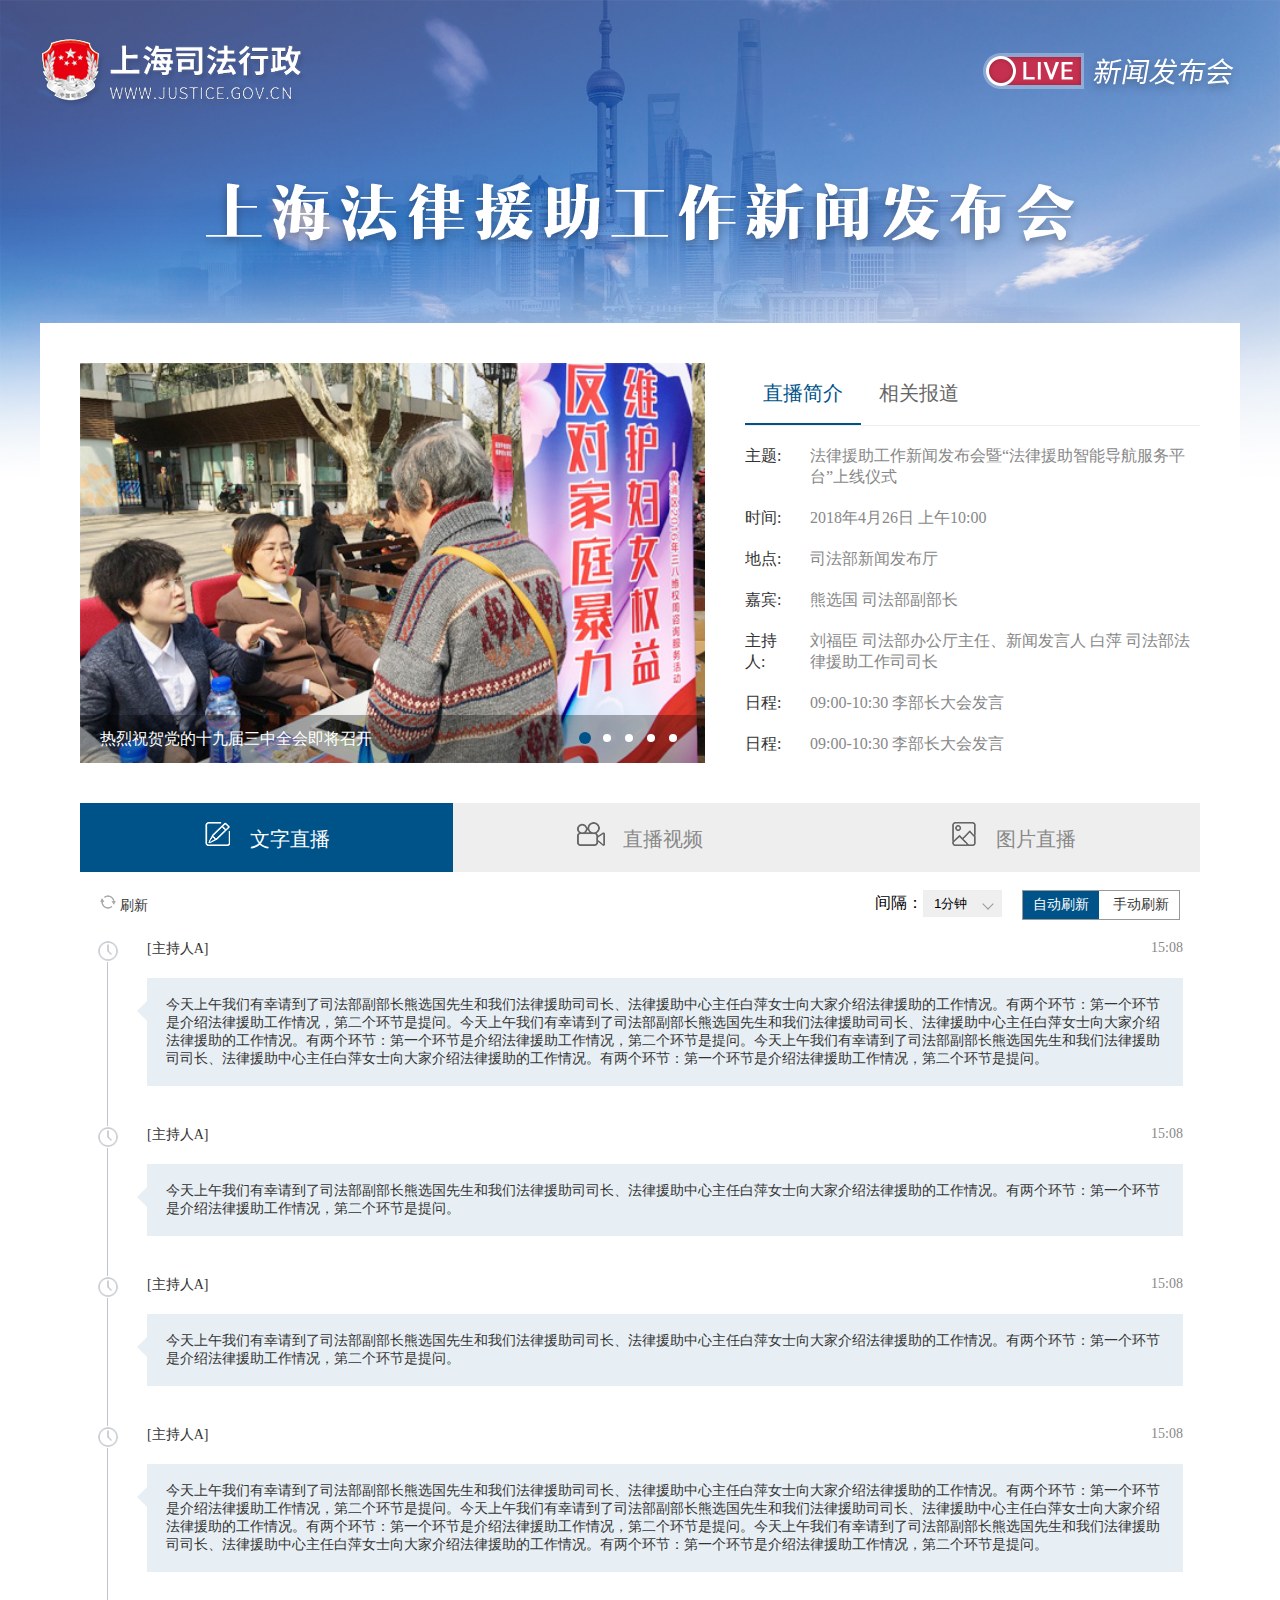
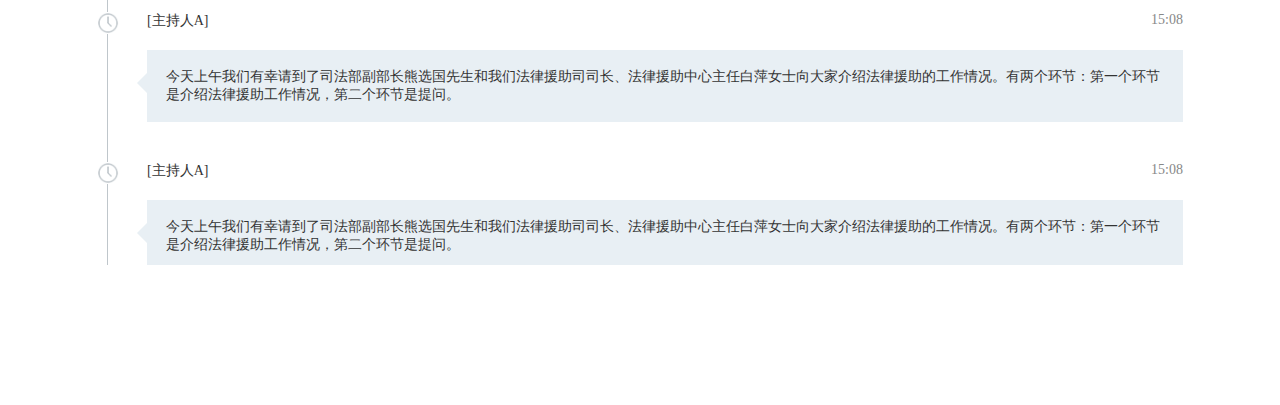
<file: 04/index.html>
<!DOCTYPE html>
<html lang="en">
<head>
  <meta charset="UTF-8">
  <title>新闻发布会</title>
</head>
<link rel="stylesheet" href="css/index.css">
<link rel="stylesheet" href="css/plyr.css">
<body class="no-bg">
  <div class="live-banner" style="background-image: url(images/live_banner.jpg);"></div>
  <div class="wrap clearfix">
    <div class="logo-wrap clearfix">
      <div class="logo-live pull-left" style="background-image: url(images/logo_live.png);"></div>
      <div class="live pull-right" style="background-image: url(images/live.png);"></div>
      <div class="name" style="background-image: url(images/live_text.png);"></div>
    </div>
    <div class="bg-wrap">
      <div class="pic-list-wrap clearfix">
        <!-- 轮播 -->
        <div class="slide-body pull-left">
          <div class="pic">
            <a class="pic-link" href="">
              <img src="images/ex-banner02.jpg" alt="">
              <text class="name">热烈祝贺党的十九届三中全会即将召开</text>
            </a>
          </div>
          <div class="pic">
            <a class="pic-link" href="">
              <img src="images/ex-banner04.jpg" alt="">
              <text class="name">热烈祝贺党的十九届三中全会即将召开</text>
            </a>
          </div>
          <div class="pic">
            <a class="pic-link" href="">
              <img src="images/ex-banner05.jpg" alt="">
              <text class="name">热烈祝贺党的十九届三中全会即将召开</text>
            </a>
          </div>
          <div class="pic">
            <a class="pic-link" href="">
              <img src="images/body-bg.png" alt="">
              <text class="name">热烈祝贺党的十九届三中全会即将召开</text>
            </a>
          </div>
          <div class="pic">
            <a class="pic-link" href="">
              <img src="images/ex-banner01.jpg" alt="">
              <text class="name">热烈祝贺党的十九届三中全会即将召开</text>
            </a>
          </div>
          <ul class="spot clearfix">
            <li class="spot-list active"></li>
            <li class="spot-list"></li>
            <li class="spot-list"></li>
            <li class="spot-list"></li>
            <li class="spot-list"></li>
          </ul>
        </div>
        <!-- 直播和相关报道 -->
        <div class="live-report-wrap pull-right">
          <!-- tab -->
          <div class="tab-wrap clearfix">
            <div class="tab active">直播简介</div>
            <div class="tab">相关报道</div>
          </div>
          <!-- 直播简介列表 -->
          <div class="live-list-wrap active">
            <ul class="live-list">
              <li class="list">
                <div class="name">主题:</div>
                <div class="content">法律援助工作新闻发布会暨“法律援助智能导航服务平台”上线仪式</div>
              </li>
              <li class="list">
                <div class="name">时间:</div>
                <div class="content">2018年4月26日 上午10:00</div>
              </li>
              <li class="list">
                <div class="name">地点:</div>
                <div class="content">司法部新闻发布厅</div>
              </li>
              <li class="list">
                <div class="name">嘉宾:</div>
                <div class="content">熊选国 司法部副部长</div>
              </li>
              <li class="list">
                <div class="name">主持人:</div>
                <div class="content">刘福臣 司法部办公厅主任、新闻发言人 白萍 司法部法律援助工作司司长</div>
              </li>
              <li class="list">
                <div class="name">日程:</div>
                <div class="content">09:00-10:30      李部长大会发言</div>
              </li>
              <li class="list">
                <div class="name">日程:</div>
                <div class="content">09:00-10:30      李部长大会发言</div>
              </li>
              <li class="list">
                <div class="name">日程:</div>
                <div class="content">09:00-10:30      李部长大会发言</div>
              </li>
            </ul>
          </div>
          <!-- 相关报道列表 -->
          <div class="live-list-wrap">
            <ul class="report-list">
              <li class="list">
                <a href="" class="link clearfix">
                  <div class="content">熊选国介绍我国法律援助工作基本情况熊选国介绍我国法律援助工作基本情况</div>
                  <div class="time">[2017-10-19]</div>
                </a>
              </li>
              <li class="list">
                <a href="" class="link clearfix">
                  <div class="content">熊选国介绍我国法律援助工作基本情况熊选国介绍我国法律援助工作基本情况</div>
                  <div class="time">[2017-10-19]</div>
                </a>
              </li>
              <li class="list">
                <a href="" class="link clearfix">
                  <div class="content">熊选国介绍我国法律援助工作基本情况熊选国介绍我国法律援助工作基本情况</div>
                  <div class="time">[2017-10-19]</div>
                </a>
              </li>
              <li class="list">
                <a href="" class="link clearfix">
                  <div class="content">熊选国介绍我国法律援助工作基本情况熊选国介绍我国法律援助工作基本情况</div>
                  <div class="time">[2017-10-19]</div>
                </a>
              </li>
              <li class="list">
                <a href="" class="link clearfix">
                  <div class="content">熊选国介绍我国法律援助工作基本情况熊选国介绍我国法律援助工作基本情况</div>
                  <div class="time">[2017-10-19]</div>
                </a>
              </li>
              <li class="list">
                <a href="" class="link clearfix">
                  <div class="content">熊选国介绍我国法律援助工作基本情况熊选国介绍我国法律援助工作基本情况</div>
                  <div class="time">[2017-10-19]</div>
                </a>
              </li>
              <li class="list">
                <a href="" class="link clearfix">
                  <div class="content">熊选国介绍我国法律援助工作基本情况熊选国介绍我国法律援助工作基本情况</div>
                  <div class="time">[2017-10-19]</div>
                </a>
              </li>
            </ul>
          </div>
        </div>
      </div>
      <!-- 直播tab -->
      <div class="tab-live">
        <div class="tab-warp clearfix">
          <div class="tab-box active pull-left"><img src="images/textfi.png" alt="">文字直播</div>
          <div class="tab-box pull-left"><img src="images/videoic.png" alt="">直播视频</div>
          <div class="tab-box pull-left"><img src="images/picic.png" alt="">图片直播</div>
        </div>
        <!-- 文字直播 -->
        <div class="content-live-box active">
          <div class="text-fu-wrap clearfix">
            <!-- 刷新 -->
            <div class="refresh pull-left">
              <img src="images/new_icon.png" alt="">
              <span>刷新</span>
            </div>
            <!-- 手动自动刷新 -->
            <div class="is-auto-wrap clearfix pull-right">
              <span class="active">自动刷新</span>
              <span>手动刷新</span>
            </div>
            <!-- 时间间隔 -->
            <div class="interval pull-right">间隔：<select name="" id="">
              <option value ="volvo">1分钟</option>
              <option value ="saab">5分钟</option>
              <option value="opel">10分钟</option>
              <option value="audi">30分钟</option>
            </select><span class="arow"></span></div>
          </div>
          <ul class="is-auto-list">
            <li class="list">
              <img class="img-time" src="images/time_icon.png" alt="">
              <div class="list-line"></div>
              <div class="name-time clearfix">
                <span>[主持人A]</span>
                <span class="pull-right">15:08</span>
              </div>
              <div class="content-wrap">今天上午我们有幸请到了司法部副部长熊选国先生和我们法律援助司司长、法律援助中心主任白萍女士向大家介绍法律援助的工作情况。有两个环节：第一个环节是介绍法律援助工作情况，第二个环节是提问。今天上午我们有幸请到了司法部副部长熊选国先生和我们法律援助司司长、法律援助中心主任白萍女士向大家介绍法律援助的工作情况。有两个环节：第一个环节是介绍法律援助工作情况，第二个环节是提问。今天上午我们有幸请到了司法部副部长熊选国先生和我们法律援助司司长、法律援助中心主任白萍女士向大家介绍法律援助的工作情况。有两个环节：第一个环节是介绍法律援助工作情况，第二个环节是提问。</div>
            </li>
            <li class="list">
              <img class="img-time" src="images/time_icon.png" alt="">
              <div class="list-line"></div>
              <div class="name-time clearfix">
                <span>[主持人A]</span>
                <span class="pull-right">15:08</span>
              </div>
              <div class="content-wrap">今天上午我们有幸请到了司法部副部长熊选国先生和我们法律援助司司长、法律援助中心主任白萍女士向大家介绍法律援助的工作情况。有两个环节：第一个环节是介绍法律援助工作情况，第二个环节是提问。</div>
            </li>
            <li class="list">
              <img class="img-time" src="images/time_icon.png" alt="">
              <div class="list-line"></div>
              <div class="name-time clearfix">
                <span>[主持人A]</span>
                <span class="pull-right">15:08</span>
              </div>
              <div class="content-wrap">今天上午我们有幸请到了司法部副部长熊选国先生和我们法律援助司司长、法律援助中心主任白萍女士向大家介绍法律援助的工作情况。有两个环节：第一个环节是介绍法律援助工作情况，第二个环节是提问。</div>
            </li>
            <li class="list">
              <img class="img-time" src="images/time_icon.png" alt="">
              <div class="list-line"></div>
              <div class="name-time clearfix">
                <span>[主持人A]</span>
                <span class="pull-right">15:08</span>
              </div>
              <div class="content-wrap">今天上午我们有幸请到了司法部副部长熊选国先生和我们法律援助司司长、法律援助中心主任白萍女士向大家介绍法律援助的工作情况。有两个环节：第一个环节是介绍法律援助工作情况，第二个环节是提问。今天上午我们有幸请到了司法部副部长熊选国先生和我们法律援助司司长、法律援助中心主任白萍女士向大家介绍法律援助的工作情况。有两个环节：第一个环节是介绍法律援助工作情况，第二个环节是提问。今天上午我们有幸请到了司法部副部长熊选国先生和我们法律援助司司长、法律援助中心主任白萍女士向大家介绍法律援助的工作情况。有两个环节：第一个环节是介绍法律援助工作情况，第二个环节是提问。</div>
            </li>
            <li class="list">
              <img class="img-time" src="images/time_icon.png" alt="">
              <div class="list-line"></div>
              <div class="name-time clearfix">
                <span>[主持人A]</span>
                <span class="pull-right">15:08</span>
              </div>
              <div class="content-wrap">今天上午我们有幸请到了司法部副部长熊选国先生和我们法律援助司司长、法律援助中心主任白萍女士向大家介绍法律援助的工作情况。有两个环节：第一个环节是介绍法律援助工作情况，第二个环节是提问。</div>
            </li>
            <li class="list">
              <img class="img-time" src="images/time_icon.png" alt="">
              <div class="list-line"></div>
              <div class="name-time clearfix">
                <span>[主持人A]</span>
                <span class="pull-right">15:08</span>
              </div>
              <div class="content-wrap">今天上午我们有幸请到了司法部副部长熊选国先生和我们法律援助司司长、法律援助中心主任白萍女士向大家介绍法律援助的工作情况。有两个环节：第一个环节是介绍法律援助工作情况，第二个环节是提问。</div>
            </li>
          </ul>
        </div>
        <!-- 视频直播 -->
        <div class="content-live-box">
          <div class="name">正在直播:</div>
          <div class="plyt-wrap">
            <div class="player one-plyr">
              <video id="aaaa" poster="https://cdn.plyr.io/static/demo/View_From_A_Blue_Moon_Trailer-HD.jpg" playsinline controls>
                <!-- 视频文件 -->
                <source src="https://cdn.plyr.io/static/demo/View_From_A_Blue_Moon_Trailer-576p.mp4" type="video/mp4">
                <source src="https://cdn.plyr.io/static/demo/View_From_A_Blue_Moon_Trailer-HD.jpg" type="video/webm">
                <!-- 针对不支持 <video> 元素的兼容 -->
                <a href="http://vjs.zencdn.net/v/oceans.webm">下载</a>
              </video>
            </div>
          </div>
        </div>
        <!-- 图片直播 -->
        <div class="content-live-box">
          <div class="name">图片直播:</div>
          <ul class="live-pic-list clearfix">
          </ul>
        </div>
      </div>
    </div>
    <div class="see-pic-wrap">
      <div class="close-box">
        <div class="ch-wrap"></div>
      </div>
      <div class="content">
        <img class="zimg" src="images/ex-pic17.jpg" alt="">
        <div class="namt-text">这是详细文本</div>
        <div class="arow right" data-fx="right">&rsaquo;</div>
        <div class="arow left" data-fx="left">&lsaquo;</div>
        <div class="pic-lis-wrap clearfix">
          <ul class="clearfix">
          </ul>
        </div>
      </div>
    </div>
  </div>
  <script src="js/jquery-1.11.3.js"></script>
  <script src="js/plyr.min.js"></script>
  <script src="js/index.js"></script>
</body>
</html>
</file>
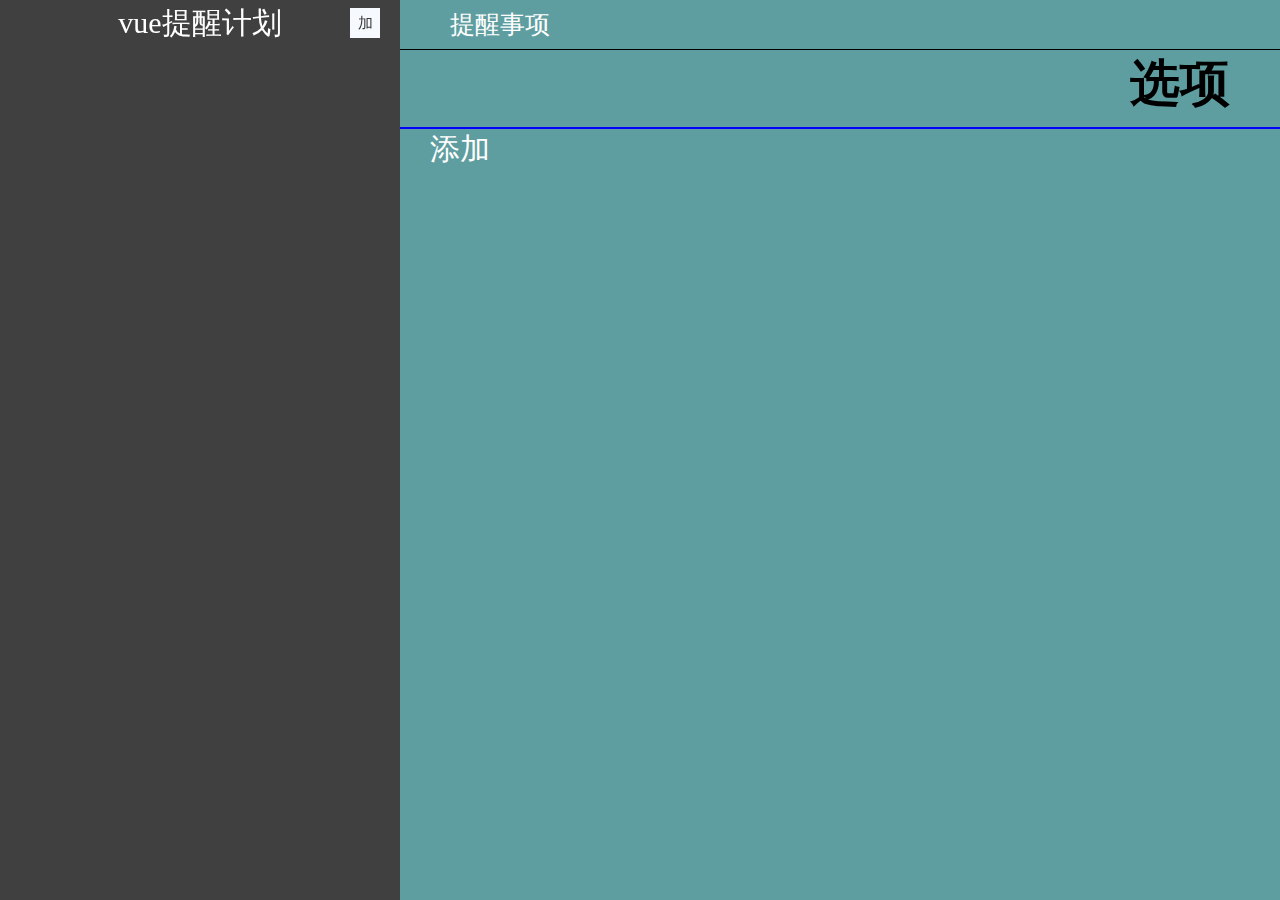
<file: vue-master/index.html>
<!doctype html>
<html lang="en">
<head>
  <meta charset="UTF-8">
  <title>vuetodu</title>
  <link rel="stylesheet" href="css/index.css">
</head>
<body>
<!--这个one是个作用域-->
  <div id="one">
    <!--左边一栏-->
    <div class="inner-left">
      <!--上部分添加按钮-->
      <div class="left-title">vue提醒计划
        <!--添加函数-->
      <div class="add-butt" v-on:click="add();save();huan()">加
      </div>
      </div>
      <!--下部分list栏目-->
      <ul class="left-column">
        <!--v-for 遍历循环 item为项目 index为下标 value为键值 key为键名-->
        <li class="colume-list" v-for="(item, index) in shuju"><div class="ball" v-bind:class="item.yanse"></div><input type="text" v-model="item.name" @click="huan(index);save()" v-on:blur="save()"></li>
      </ul>
    </div>
    <!--右边一栏-->
    <div class="inner-right">
      <!--选项栏目-->
      <div class="right-check-box" v-if="showw">
        <input type="text" v-model="younei.name" v-bind:class="younei.yanse" v-on:blur="save()">
        <ul class="list-color">
          <li v-bind:class="v" v-for="v in yanse" v-on:click="younei.yanse=v;save()"></li>
        </ul>
        <div class="check-butt">
          <div class="check-butt-box red" v-on:click="del(younei.id);save()">删除</div>
          <div class="check-butt-box" v-on:click="showw=false">取消</div>
          <div class="check-butt-box" v-on:click="showw=false">完成</div>
        </div>
      </div>
      <!--title-->
      <div class="aa">提醒事项</div>
      <!--数据绑定提示-->
      <ul class="right-content" v-bind:class="younei.yanse">
        <h2>{{younei.name}}<span class="che" v-on:click="showw=true">选项</span></h2>
      <li v-for="(av, index) in guolv"><input type="text" v-model="av.content" v-on:blur="save()">
      <div class="quan" v-on:click="av.fin=!av.fin;save()" v-bind:class="younei.yanse"></div><div class="rem" v-on:click="dell(index);save()">删除</div></li>
        <div class="the-contline"></div>
        <li v-for="(av, index) in guolvf"><input type="text" v-model="av.content" v-on:blur="save()" v-bind:class="av.yanse">
        <div class="quan" v-on:click="av.fin=!av.fin;save()" v-bind:class="younei.yanse"></div><div class="rem" v-on:click="dell(index);save()">删除</div></li>
      </ul>
      <div class="tianjia" v-on:click="tianjia(younei.id);save()">添加</div>
    </div>
  </div>
</body>
</html>
<script src="js/vue.js"></script>
<script src="js/index.js"></script>
</file>
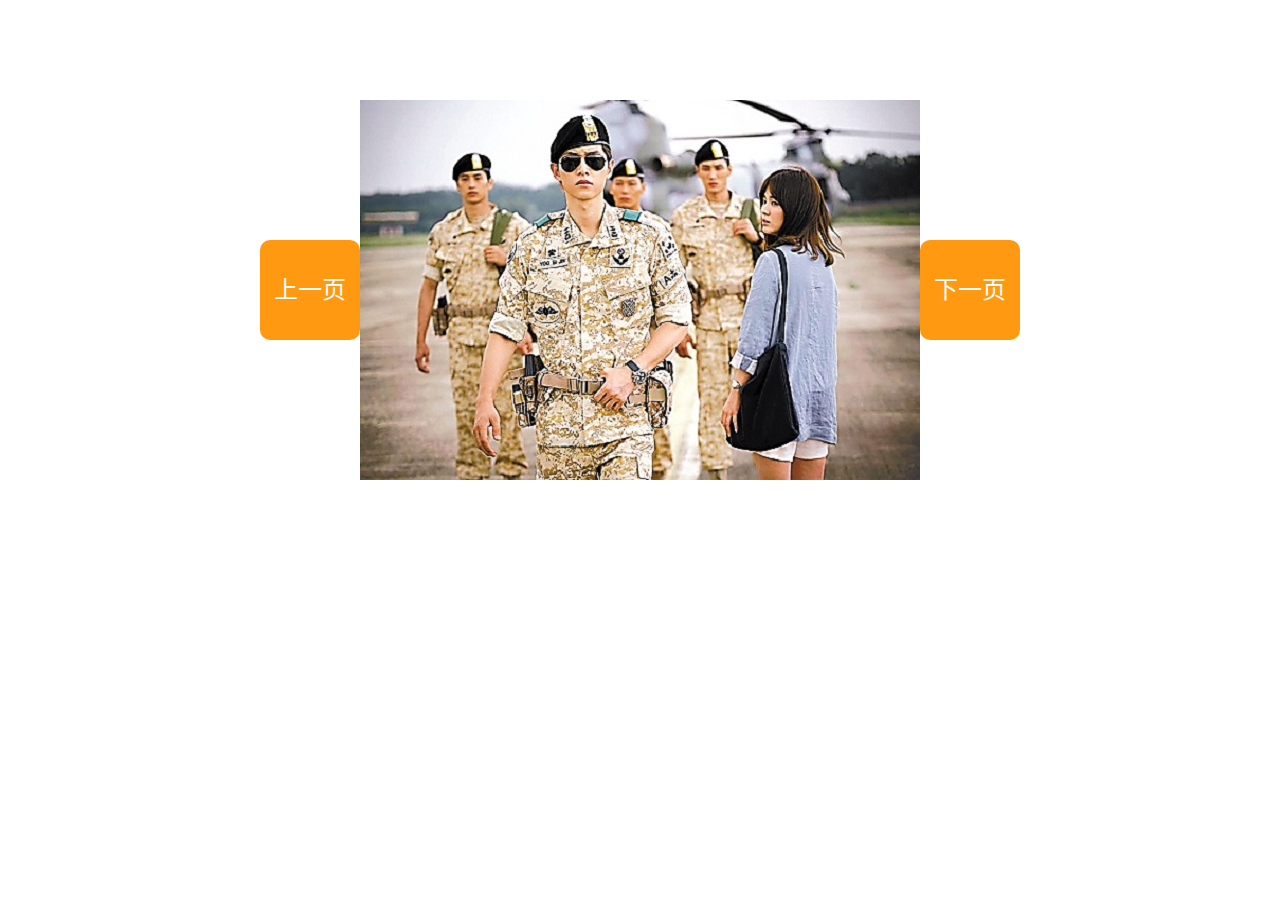
<file: qigelbotu/03-index-切割功能.html>
<!DOCTYPE html>
<html lang="zh-CN">
<head>
  <meta charset="UTF-8">
  <title>Title</title>
  <style>
    * {
      margin: 0;
      padding: 0;
      list-style: none;
    }

    div {
      width: 560px;
      height: 380px;
      /*border: 1px solid #000;*/
      margin: 100px auto;
      position: relative;
    }

    ul {
      width: 20%;
      height: 100%;
      position: relative;
      /*perspective: 1000px;*/
      transform-style: preserve-3d;
      transform: rotateX(0deg);
      float: left;
    }

    ul:nth-child(2) li {
      background-position: -112px 0;
    }

    ul:nth-child(3) li {
      background-position: -224px 0;
    }

    ul:nth-child(4) li {
      background-position: -336px 0;
    }

    ul:nth-child(5) li {
      background-position: -448px 0;
    }
    
    li {
      position: absolute;
      top: 0;
      left: 0;
      width: 100%;
      height: 100%;
    }

    /*第一个li*/
    li:nth-child(1) {
      background-image: url(images/01.jpg);
      transform: translateZ(190px);
    }

    /*第二个li*/
    li:nth-child(2) {
      background-image: url(images/02.jpg);
      transform: rotateX(90deg) translateZ(190px);
    }

    /*第三个li*/
    li:nth-child(3) {
      background-image: url(images/03.jpg);
      transform: rotateX(180deg) translateZ(190px);
    }

    /*第四个li*/
    li:nth-child(4) {
      background-image: url(images/04.jpg);
      transform: rotateX(270deg) translateZ(190px);
    }

    .prev,
    .next {
      width: 100px;
      height: 100px;
      position: absolute;
      background-color: #f91;
      top: 50%;
      transform: translateY(-50%);
      border-radius: 10px;
      text-align: center;
      text-decoration: none;
      line-height: 100px;
      color: #fff;
      font-size: 24px;
    }

    .prev {
      left: -100px;
    }

    .next {
      right: -100px;
    }
  </style>
</head>
<body>

<div>
  <!--图片-->
  <ul>
    <li></li>
    <li></li>
    <li></li>
    <li></li>
  </ul>
  <ul>
    <li></li>
    <li></li>
    <li></li>
    <li></li>
  </ul>
  <ul>
    <li></li>
    <li></li>
    <li></li>
    <li></li>
  </ul>
  <ul>
    <li></li>
    <li></li>
    <li></li>
    <li></li>
  </ul>
  <ul>
    <li></li>
    <li></li>
    <li></li>
    <li></li>
  </ul>

  <!--箭头-->
  <!--不能用伪元素： 伪元素不是元素，所以在js中，无法通过js来获取到这个元素。   -->
  <a href="javascript:;" class="prev">上一页</a>
  <a href="javascript:;" class="next">下一页</a>

</div>

<script>

  //思路：
  //1. 给左箭头注册点击事件
  //2. 让ul沿着X转正的90deg
  var prev = document.querySelector(".prev");
  var next = document.querySelector(".next");
  var uls = document.querySelectorAll("ul");

  var flag = true;//表示此时是可以做动画的

  //需要一个变量，来记录点击的次数
  var count = 0;
  prev.addEventListener("click", function () {


    console.log(count)
    if(flag) {
      flag = false;
      count++;
      //遍历uls，给每一个ul都设置transform
      for (var i = 0; i < uls.length; i++) {
        //添加过渡
        uls[i].style.transition = "all 1s " + 0.2 * i + "s";
        //旋转
        uls[i].style.transform = "rotateX(" + 90 * count + "deg)";
      }

    }



  });

  next.addEventListener("click", function () {
    if (flag) {
      flag = false;
      count--;
      //遍历uls，给每一个ul都设置transform
      for (var i = 0; i < uls.length; i++) {
        //添加过渡
        uls[i].style.transition = "all 1s " + 0.2 * i + "s";
        //旋转
        uls[i].style.transform = "rotateX(" + 90 * count + "deg)";
      }
    }

  });


  //当最后一个ul的过渡结束的时候，把flag改成true即可。
  //给最后一个ul注册transitionend事件
  uls[uls.length - 1].addEventListener("transitionend", function () {
    console.log("哈哈哈，哈哈哈");
    flag = true;
  });


  //1. 写好静态页面， 四个li，  两个按钮（注意要用伪元素）
  //2. 写js功能，    左箭头的时候，count++,让ul旋转的  90*count
  //3. 切割：  ul的100%  ==》 20%   5个ul浮动    ==>需求每一个ul下的li的background-position
  //4. js，给每一个ul都设置一个延迟
  //5. 添加节流阀 动画结束的时候（transitionend），flag =true

</script>

</body>
</html>
</file>
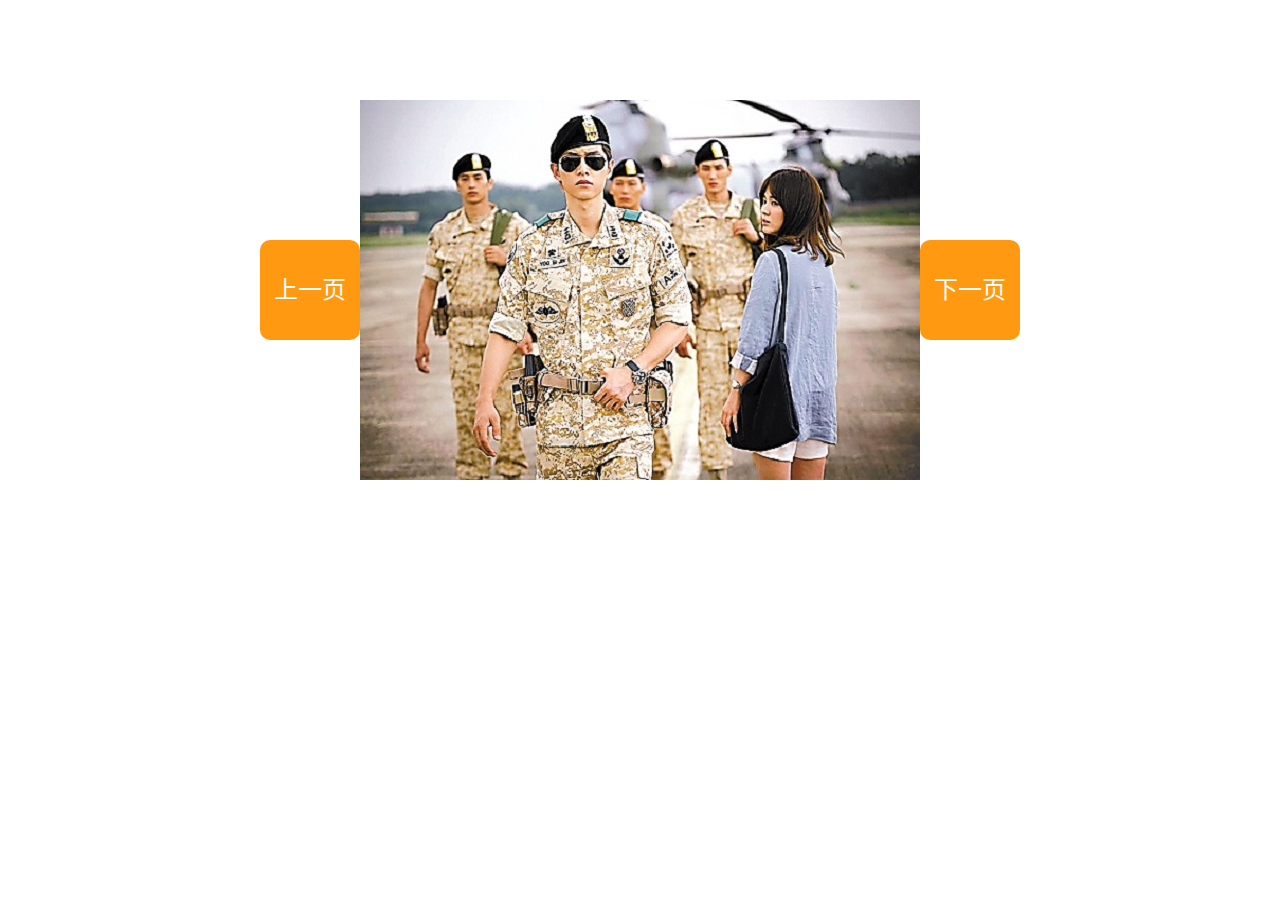
<file: qigelbotu/index-功能实现.html>
<!DOCTYPE html>
<html lang="zh-CN">
<head>
  <meta charset="UTF-8">
  <title>Title</title>
  <style>
    * {
      margin: 0;
      padding: 0;
      list-style: none;
    }

    div {
      width: 560px;
      height: 380px;
      /*border: 1px solid #000;*/
      margin: 100px auto;
      position: relative;
    }

    ul {
      width: 20%;
      height: 100%;
      position: relative;
      /*perspective: 1000px;*/
      transform-style: preserve-3d;
      transform: rotateX(0deg);
      float: left;
    }

    ul:nth-child(2) li {
      background-position: -112px 0;
    }

    ul:nth-child(3) li {
      background-position: -224px 0;
    }

    ul:nth-child(4) li {
      background-position: -336px 0;
    }

    ul:nth-child(5) li {
      background-position: -448px 0;
    }
    
    li {
      position: absolute;
      top: 0;
      left: 0;
      width: 100%;
      height: 100%;
    }

    /*第一个li*/
    li:nth-child(1) {
      background-image: url(images/01.jpg);
      transform: translateZ(190px);
    }

    /*第二个li*/
    li:nth-child(2) {
      background-image: url(images/02.jpg);
      transform: rotateX(90deg) translateZ(190px);
    }

    /*第三个li*/
    li:nth-child(3) {
      background-image: url(images/03.jpg);
      transform: rotateX(180deg) translateZ(190px);
    }

    /*第四个li*/
    li:nth-child(4) {
      background-image: url(images/04.jpg);
      transform: rotateX(270deg) translateZ(190px);
    }

    .prev,
    .next {
      width: 100px;
      height: 100px;
      position: absolute;
      background-color: #f91;
      top: 50%;
      transform: translateY(-50%);
      border-radius: 10px;
      text-align: center;
      text-decoration: none;
      line-height: 100px;
      color: #fff;
      font-size: 24px;
    }

    .prev {
      left: -100px;
    }

    .next {
      right: -100px;
    }
  </style>
</head>
<body>

<div>
  <!--图片-->
  <ul>
    <li></li>
    <li></li>
    <li></li>
    <li></li>
  </ul>
  <ul>
    <li></li>
    <li></li>
    <li></li>
    <li></li>
  </ul>
  <ul>
    <li></li>
    <li></li>
    <li></li>
    <li></li>
  </ul>
  <ul>
    <li></li>
    <li></li>
    <li></li>
    <li></li>
  </ul>
  <ul>
    <li></li>
    <li></li>
    <li></li>
    <li></li>
  </ul>

  <!--箭头-->
  <!--不能用伪元素： 伪元素不是元素，所以在js中，无法通过js来获取到这个元素。   -->
  <a href="javascript:;" class="prev">上一页</a>
  <a href="javascript:;" class="next">下一页</a>

</div>

<script>

  //思路：
  //1. 给左箭头注册点击事件
  //2. 让ul沿着X转正的90deg
  var prev = document.querySelector(".prev");
  var next = document.querySelector(".next");
  var ul = document.querySelector("ul");

  //需要一个变量，来记录点击的次数
  var count = 0;
  prev.addEventListener("click", function () {
    count++;
    //添加过渡
    ul.style.transition = "all 1s";
    //旋转
    ul.style.transform = "rotateX(" + 90 * count + "deg)";
  });

  next.addEventListener("click", function () {
    count--;
    //添加过渡
    ul.style.transition = "all 1s";
    //旋转
    ul.style.transform = "rotateX(" + 90 * count + "deg)";

  });


</script>

</body>
</html>
</file>
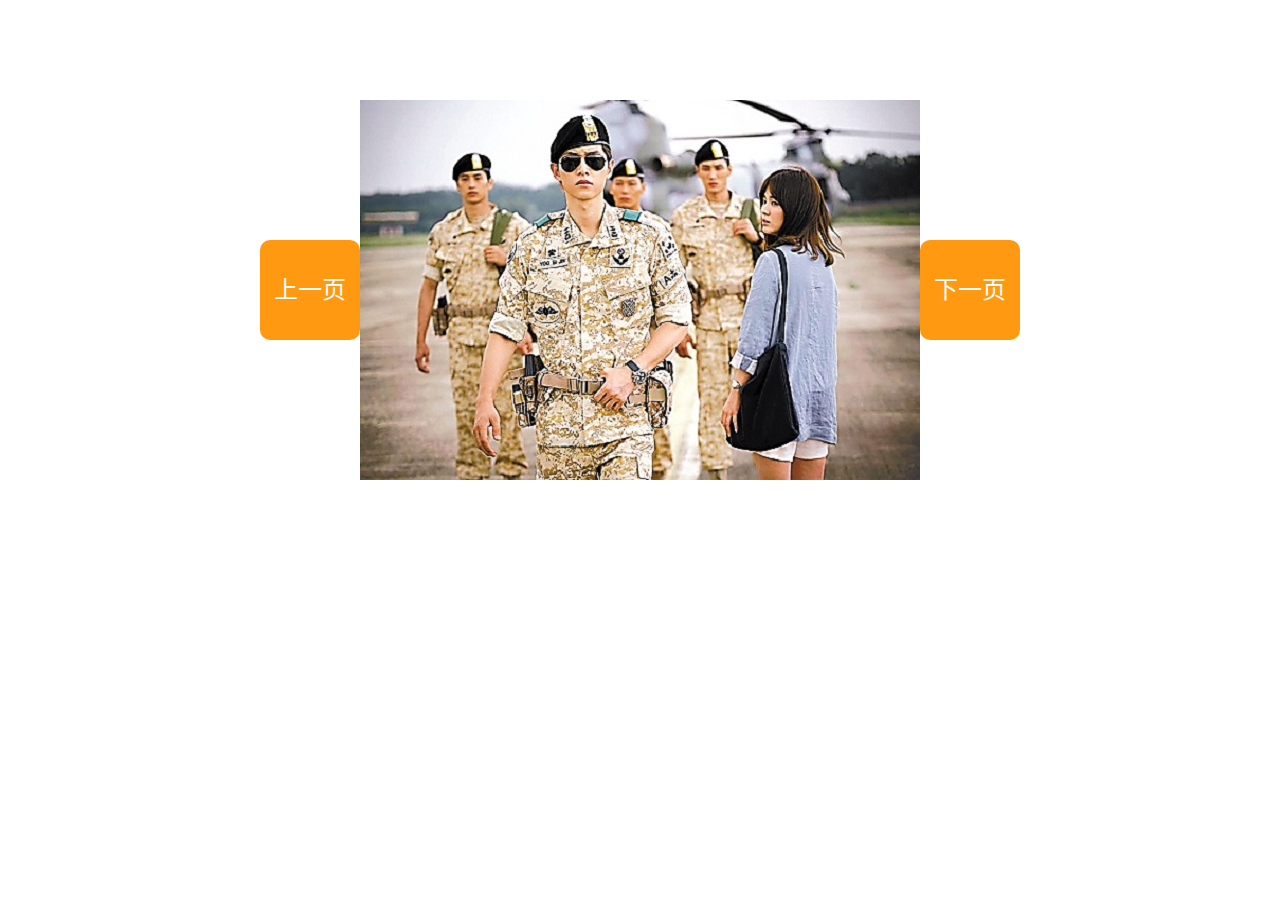
<file: qigelbotu/index-结构.html>
<!DOCTYPE html>
<html lang="zh-CN">
<head>
  <meta charset="UTF-8">
  <title>Title</title>
  <style>
    * {
      margin: 0;
      padding: 0;
      list-style: none;
    }
    div {
      width: 560px;
      height: 380px;
      /*border: 1px solid #000;*/
      margin: 100px auto;
      position: relative;
    }

    ul {
      width: 100%;
      height: 100%;
      position: relative;
      /*perspective: 1000px;*/
      transform-style: preserve-3d;
      transform: rotateX(0deg);
    }

    li {
      position: absolute;
      top: 0;
      left: 0;
      width: 100%;
      height: 100%;
    }

    /*第一个li*/
    li:nth-child(1) {
      background-image: url(images/01.jpg);
      transform: translateZ(190px);
    }


    /*第二个li*/
    li:nth-child(2) {
      background-image: url(images/02.jpg);
      transform: rotateX(90deg) translateZ(190px);
    }

    /*第三个li*/
    li:nth-child(3) {
      background-image: url(images/03.jpg);
      transform: rotateX(180deg) translateZ(190px);
    }

    /*第四个li*/
    li:nth-child(4) {
      background-image: url(images/04.jpg);
      transform: rotateX(270deg) translateZ(190px);
    }

    .prev,
    .next {
      width: 100px;
      height: 100px;
      position: absolute;
      background-color: #f91;
      top: 50%;
      transform: translateY(-50%);
      border-radius: 10px;
      text-align: center;
      text-decoration: none;
      line-height: 100px;
      color: #fff;
      font-size: 24px;
    }
    .prev {
      left: -100px;
    }
    .next {
      right: -100px;
    }
  </style>
</head>
<body>

<div>
  <!--图片-->
  <ul>
    <li></li>
    <li></li>
    <li></li>
    <li></li>
  </ul>

  <!--箭头-->
  <!--不能用伪元素： 伪元素不是元素，所以在js中，无法通过js来获取到这个元素。   -->
  <a href="javascript:;" class="prev">上一页</a>
  <a href="javascript:;" class="next">下一页</a>

</div>

</body>
</html>
</file>
<file: 04/css/index.css>
/* Add new style */
* {
  box-sizing: border-box; }

body {
  margin: 0;
  padding: 0; }

.clearfix:before, .clearfix:after {
  content: " ";
  display: table; }

.clearfix:after {
  clear: both; }

.center-block {
  display: block;
  margin-left: auto;
  margin-right: auto; }

.pull-right {
  float: right !important; }

.pull-left {
  float: left !important; }

.live-banner {
  position: absolute;
  left: 0;
  top: 0;
  width: 100%;
  min-width: 1200px;
  height: 715px;
  background-size: 100% auto;
  background-repeat: no-repeat; }

.wrap {
  position: relative;
  width: 1200px;
  height: auto;
  padding-top: 38px;
  padding-bottom: 100px;
  margin: 0 auto; }

.logo-wrap {
  width: 100%;
  height: auto;
  padding-bottom: 70px; }
  .logo-wrap .logo-live {
    width: 267px;
    height: 69px;
    background-size: 100% 100%; }
  .logo-wrap .live {
    width: 257px;
    height: 43px;
    margin-top: 15px;
    background-size: 100% 100%; }
  .logo-wrap .name {
    width: 882px;
    height: 75px;
    margin: 140px auto 0 auto;
    background-size: 100% 100%; }

.bg-wrap {
  width: 100%;
  height: auto;
  padding: 40px;
  background: #fff; }

.pic-list-wrap {
  width: 100%;
  height: auto; }

.slide-body {
  position: relative;
  width: 625px;
  height: 400px;
  overflow: hidden; }
  .slide-body .spot {
    position: absolute;
    left: 0;
    bottom: 0;
    width: 100%;
    height: 48px;
    margin: 0;
    padding: 19px 0 0 487px;
    list-style: none;
    z-index: 9999; }
    .slide-body .spot .spot-list {
      width: 8px;
      height: 8px;
      margin-left: 14px;
      border-radius: 50%;
      background: #fff;
      float: left;
      cursor: pointer; }
      .slide-body .spot .spot-list.active {
        background: #005389;
        box-shadow: 0 0 0 2px #005389; }

.slide-body div {
  position: absolute;
  top: 0;
  left: 0;
  width: 100%;
  height: 100%;
  text-align: center;
  line-height: 200px;
  font-size: 30px;
  color: #fff;
  opacity: 1; }

.pic-link {
  position: relative;
  width: 100%;
  height: 100%;
  display: block; }
  .pic-link img {
    width: 100%;
    height: 100%;
    background-size: 100%; }
  .pic-link .name {
    position: absolute;
    left: 0;
    bottom: 0;
    width: 100%;
    height: 48px;
    padding-left: 20px;
    padding-right: 20px;
    line-height: 48px;
    color: #fff;
    font-size: 16px;
    text-align: left;
    background: rgba(0, 0, 0, 0.3);
    overflow: hidden;
    text-overflow: ellipsis;
    white-space: nowrap; }

.live-report-wrap {
  width: 455px;
  height: 400px; }
  .live-report-wrap .tab-wrap {
    width: 100%;
    height: auto;
    border-bottom: 1px solid #eeeeee; }
  .live-report-wrap .tab {
    padding: 20px 18px;
    line-height: 100%;
    float: left;
    font-size: 20px;
    color: #666666;
    border-bottom: 2px spot #fff;
    cursor: pointer; }
    .live-report-wrap .tab.active {
      color: #005389;
      border-bottom: 2px solid #005389; }
  .live-report-wrap .live-list-wrap {
    width: 100;
    height: 337px;
    display: none;
    overflow-y: auto;
    overflow-x: hidden; }
    .live-report-wrap .live-list-wrap.active {
      display: block; }
  .live-report-wrap .live-list {
    width: 100%;
    height: auto;
    margin: 0;
    padding: 20px 0 0 0;
    list-style: none; }
    .live-report-wrap .live-list .list {
      position: relative;
      width: 100%;
      height: auto;
      margin-bottom: 20px;
      font-size: 16px; }
    .live-report-wrap .live-list .name {
      position: absolute;
      left: 0;
      top: 0;
      width: 50px;
      color: #333333; }
    .live-report-wrap .live-list .content {
      padding-left: 65px;
      color: #888888; }
  .live-report-wrap .report-list {
    width: 100%;
    height: auto;
    margin: 0;
    padding: 0;
    list-style: none; }
    .live-report-wrap .report-list .list {
      width: 100%;
      height: auto; }
    .live-report-wrap .report-list .link {
      width: 100%;
      height: auto;
      padding-top: 22px;
      padding-bottom: 22px;
      font-size: 16px;
      color: #333333;
      display: block;
      border-bottom: 1px dashed #888888; }
      .live-report-wrap .report-list .link .time {
        padding-right: 10px;
        color: #888888;
        float: right; }
      .live-report-wrap .report-list .link .content {
        position: relative;
        width: 300px;
        height: auto;
        padding-left: 13px;
        float: left;
        overflow: hidden;
        text-overflow: ellipsis;
        white-space: nowrap; }
        .live-report-wrap .report-list .link .content:after {
          position: absolute;
          top: 0;
          bottom: 0;
          left: 0;
          margin: auto;
          width: 3px;
          height: 3px;
          background: #888888;
          content: ""; }

.tab-live {
  width: 100%;
  height: auto; }
  .tab-live .tab-warp {
    width: 100%;
    height: auto;
    padding-top: 40px; }
  .tab-live .tab-box {
    width: 33.3333333333333333333333%;
    height: auto;
    padding-top: 19px;
    padding-bottom: 19px;
    text-align: center;
    font-size: 20px;
    color: #888888;
    background: #eeeeee;
    cursor: pointer; }
    .tab-live .tab-box.active {
      color: #fff;
      background: #005389; }
  .tab-live img {
    width: 28px;
    height: 24px;
    margin-right: 18px;
    background-size: 100% 100%; }

.content-live-box {
  width: 100%;
  height: auto;
  display: none; }
  .content-live-box.active {
    display: block; }
  .content-live-box .name {
    width: 100%;
    height: auto;
    padding-top: 30px;
    padding-bottom: 20px;
    font-size: 16px;
    color: #333333; }

.text-fu-wrap {
  width: 100%;
  height: auto;
  padding-left: 20px;
  padding-right: 20px;
  padding-bottom: 20px; }
  .text-fu-wrap .refresh {
    margin-top: 22px;
    cursor: pointer;
    font-size: 14px;
    color: #333333; }
    .text-fu-wrap .refresh img {
      width: 16px;
      height: 16px;
      margin: 0; }

.is-auto-wrap {
  width: auto;
  margin-top: 18px;
  border: 1px solid #999; }
  .is-auto-wrap span {
    padding: 5px 10px;
    font-size: 14px;
    color: #333333;
    cursor: pointer;
    display: inline-block; }
    .is-auto-wrap span.active {
      color: #fff;
      background: #005389; }

.interval {
  position: relative;
  margin-top: 18px;
  margin-right: 20px; }
  .interval select {
    padding-left: 10px;
    padding-top: 5px;
    padding-bottom: 5px;
    padding-right: 26px;
    border: 1px solid #eeeeee;
    list-style: none;
    outline: none;
    transition: border .3s ease;
    cursor: pointer;
    appearance: none;
    -moz-appearance: none;
    -webkit-appearance: none; }
    .interval select option {
      outline: none; }
    .interval select:hover {
      border: 1px solid #999; }
  .interval .arow {
    position: absolute;
    top: 10px;
    right: 10px;
    width: 8px;
    height: 8px;
    border-bottom: 1px solid #999;
    border-right: 1px solid #999;
    transform: rotate(45deg); }

.is-auto-list {
  width: 100%;
  height: 925px;
  margin: 0;
  padding: 0 17px 0 17px;
  list-style: none;
  background: #fff;
  overflow-y: auto;
  overflow-x: hidden; }
  .is-auto-list .list {
    position: relative;
    width: 100%;
    height: auto;
    padding-left: 50px;
    padding-bottom: 40px; }
  .is-auto-list .list:last-child .list-line {
    height: 70%; }
  .is-auto-list .name-time {
    padding-bottom: 20px;
    font-size: 14px;
    color: #333333; }
    .is-auto-list .name-time .pull-right {
      color: #888888; }
  .is-auto-list .content-wrap {
    position: relative;
    width: 100%;
    height: auto;
    padding: 18px 19px;
    color: #333333;
    font-size: 14px;
    background: #e8eff4; }
    .is-auto-list .content-wrap:after {
      position: absolute;
      left: -10px;
      top: 23px;
      width: 0;
      height: 0;
      border-top: 10px solid transparent;
      border-right: 10px solid #e8eff4;
      border-bottom: 10px solid transparent;
      content: ""; }
  .is-auto-list .img-time {
    position: absolute;
    left: 0;
    top: 0;
    width: 22px;
    height: 22px;
    display: block;
    background-size: 100% 100%;
    background: #fff; }
  .is-auto-list .list-line {
    position: absolute;
    top: 22px;
    left: 10px;
    width: 1px;
    height: 120%;
    background: #bfc6cb; }

.plyt-wrap {
  position: relative;
  width: 100%;
  height: 645px; }
  .plyt-wrap .player.one-plyr {
    width: 100%;
    height: 100%; }
    .plyt-wrap .player.one-plyr video {
      width: 100%;
      height: 100%; }

.live-pic-list {
  width: 100%;
  height: auto;
  margin: 0;
  padding: 0;
  list-style: none; }
  .live-pic-list .list {
    width: 265px;
    margin-right: 20px;
    margin-bottom: 30px;
    float: left;
    cursor: pointer;
    overflow: hidden;
    transition: all .3s ease; }
  .live-pic-list .list:hover {
    transform: scale(1.03); }
    .live-pic-list .list:hover .name {
      color: #fff;
      background: #005389;
      z-index: 999999999999; }
  .live-pic-list .list:nth-child(4n) {
    margin-right: 0; }
  .live-pic-list img {
    width: 100%;
    height: 164px;
    display: block;
    background-size: cover;
    transition: all .3s ease; }
  .live-pic-list .name {
    padding: 11px 10px 20px 10px;
    font-size: 16px;
    display: block;
    border-bottom: 1px solid #dddddd;
    border-left: 1px solid #dddddd;
    border-right: 1px solid #dddddd;
    transition: background .3s ease;
    overflow: hidden;
    text-overflow: ellipsis;
    white-space: nowrap; }

.see-pic-wrap {
  position: fixed;
  left: 0;
  top: 0;
  bottom: 0;
  right: 0;
  margin: auto;
  width: 770px;
  height: 645px;
  z-index: 999999;
  box-shadow: 0 0 0 20000px rgba(0, 0, 0, 0.3);
  display: none; }
  .see-pic-wrap.active {
    display: block; }
  .see-pic-wrap .namt-text {
    position: absolute;
    left: 0;
    bottom: 160px;
    width: 100%;
    height: auto;
    padding-top: 10px;
    padding-bottom: 10px;
    padding-left: 15px;
    padding-right: 15px;
    font-size: 18px;
    color: #fff;
    background: rgba(0, 0, 0, 0.3);
    z-index: 99999; }
  .see-pic-wrap .close-box {
    position: absolute;
    right: 0;
    top: 0;
    width: 40px;
    height: 40px;
    z-index: 88;
    background: rgba(0, 0, 0, 0.3); }
    .see-pic-wrap .close-box .ch-wrap {
      position: relative;
      width: 100%;
      height: 100%;
      cursor: pointer; }
      .see-pic-wrap .close-box .ch-wrap:after {
        position: absolute;
        left: 0;
        top: 0;
        right: 0;
        bottom: 0;
        margin: auto;
        width: 30px;
        height: 1px;
        background: #fff;
        content: "";
        transform: rotate(45deg); }
      .see-pic-wrap .close-box .ch-wrap:before {
        position: absolute;
        left: 0;
        top: 0;
        right: 0;
        bottom: 0;
        margin: auto;
        width: 30px;
        height: 1px;
        background: #fff;
        content: "";
        transform: rotate(-45deg); }
  .see-pic-wrap .content {
    position: relative;
    width: 100%;
    height: 100%;
    background: #fff; }
  .see-pic-wrap .zimg {
    width: 100%;
    height: 495px;
    display: block;
    background-size: cover; }
  .see-pic-wrap .arow {
    position: absolute;
    top: 230px;
    width: 50px;
    height: 50px;
    color: #fff;
    text-align: center;
    line-height: 50px;
    font-size: 30px;
    background: rgba(0, 0, 0, 0.3);
    cursor: pointer; }
    .see-pic-wrap .arow.left {
      left: 0; }
    .see-pic-wrap .arow.right {
      right: 0; }
  .see-pic-wrap .pic-lis-wrap {
    position: relative;
    height: 125px;
    margin-top: 10px;
    border-top: 1px solid #eee;
    border-bottom: 1px solid #eee;
    overflow: hidden; }
    .see-pic-wrap .pic-lis-wrap ul {
      position: absolute;
      left: 0;
      top: 0;
      height: 100%;
      margin: 0;
      padding: 20px 0 0 0;
      list-style: none; }
    .see-pic-wrap .pic-lis-wrap .list {
      width: 100px;
      height: 80px;
      float: left;
      margin-right: 30px;
      cursor: pointer; }
      .see-pic-wrap .pic-lis-wrap .list.active .listImg {
        border: 3px solid #005389; }
  .see-pic-wrap .listImg {
    width: 100%;
    height: 100%;
    background-size: 100% 100%;
    border: 3px solid #fff; }
</file>
<file: 04/css/plyr.css>
@keyframes plyr-progress{to{background-position:25px 0}}@keyframes plyr-popup{0%{opacity:.5;transform:translateY(10px)}to{opacity:1;transform:translateY(0)}}@keyframes plyr-fade-in{from{opacity:0}to{opacity:1}}.plyr{-moz-osx-font-smoothing:grayscale;-webkit-font-smoothing:antialiased;direction:ltr;font-family:Avenir,"Avenir Next","Helvetica Neue","Segoe UI",Helvetica,Arial,sans-serif;font-variant-numeric:tabular-nums;font-weight:500;line-height:1.7;max-width:100%;min-width:200px;position:relative;text-shadow:none;transition:box-shadow .3s ease}.plyr audio,.plyr video{border-radius:inherit;height:auto;vertical-align:middle;width:100%}.plyr button{font:inherit;line-height:inherit;width:auto}.plyr:focus{outline:0}.plyr--full-ui{box-sizing:border-box}.plyr--full-ui *,.plyr--full-ui ::after,.plyr--full-ui ::before{box-sizing:inherit}.plyr--full-ui a,.plyr--full-ui button,.plyr--full-ui input,.plyr--full-ui label{touch-action:manipulation}.plyr__badge{background:#4f5b5f;border-radius:2px;color:#fff;font-size:9px;line-height:1;padding:3px 4px}.plyr--full-ui ::-webkit-media-text-track-container{display:none}.plyr__captions{animation:plyr-fade-in .3s ease;bottom:0;color:#fff;display:none;font-size:14px;left:0;padding:10px;position:absolute;text-align:center;transform:translateY(-40px);transition:transform .4s ease-in-out;width:100%}.plyr__captions span{background:rgba(0,0,0,.8);border-radius:2px;-webkit-box-decoration-break:clone;box-decoration-break:clone;line-height:185%;padding:.2em .5em;white-space:pre-wrap}.plyr__captions span div{display:inline}.plyr__captions span:empty{display:none}@media (min-width:480px){.plyr__captions{font-size:16px;padding:20px}}@media (min-width:768px){.plyr__captions{font-size:18px}}.plyr--captions-active .plyr__captions{display:block}.plyr--hide-controls .plyr__captions{transform:translateY(-15px)}.plyr__control{background:0 0;border:0;border-radius:3px;color:inherit;cursor:pointer;flex-shrink:0;overflow:visible;padding:7px;position:relative;transition:all .3s ease}.plyr__control svg{display:block;fill:currentColor;height:18px;pointer-events:none;width:18px}.plyr__control:focus{outline:0}.plyr__control.plyr__tab-focus{box-shadow:0 0 0 3px rgba(26,175,255,.35);outline:0}.plyr__control[aria-pressed=false] .icon--pressed,.plyr__control[aria-pressed=false] .label--pressed,.plyr__control[aria-pressed=true] .icon--not-pressed,.plyr__control[aria-pressed=true] .label--not-pressed{display:none}.plyr--audio .plyr__control.plyr__tab-focus,.plyr--audio .plyr__control:hover,.plyr--audio .plyr__control[aria-expanded=true]{background:#1aafff;color:#fff}.plyr__control--overlaid{background:rgba(26,175,255,.8);border:0;border-radius:100%;box-shadow:0 1px 1px rgba(0,0,0,.15);color:#fff;display:none;left:50%;padding:15px;position:absolute;top:50%;transform:translate(-50%,-50%);z-index:2}.plyr__control--overlaid svg{height:20px;left:2px;position:relative;width:20px}.plyr__control--overlaid:focus,.plyr__control--overlaid:hover{background:#1aafff}.plyr--playing .plyr__control--overlaid{opacity:0;visibility:hidden}.plyr--full-ui.plyr--video .plyr__control--overlaid{display:block}.plyr--full-ui ::-webkit-media-controls{display:none}.plyr__controls{align-items:center;display:flex;text-align:center}.plyr__controls .plyr__menu,.plyr__controls .plyr__progress,.plyr__controls .plyr__time,.plyr__controls>.plyr__control{margin-left:5px}.plyr__controls .plyr__menu:first-child,.plyr__controls .plyr__menu:first-child+[data-plyr=pause],.plyr__controls .plyr__progress:first-child,.plyr__controls .plyr__progress:first-child+[data-plyr=pause],.plyr__controls .plyr__time:first-child,.plyr__controls .plyr__time:first-child+[data-plyr=pause],.plyr__controls>.plyr__control:first-child,.plyr__controls>.plyr__control:first-child+[data-plyr=pause]{margin-left:0}.plyr__controls .plyr__volume{margin-left:5px}@media (min-width:480px){.plyr__controls .plyr__menu,.plyr__controls .plyr__progress,.plyr__controls .plyr__time,.plyr__controls>.plyr__control{margin-left:10px}.plyr__controls .plyr__menu+.plyr__control,.plyr__controls>.plyr__control+.plyr__control,.plyr__controls>.plyr__control+.plyr__menu{margin-left:5px}}.plyr--video .plyr__controls{background:linear-gradient(transparent,rgba(0,0,0,.7));border-bottom-left-radius:inherit;border-bottom-right-radius:inherit;bottom:0;color:#fff;left:0;padding:35px 10px 10px;position:absolute;right:0;transition:opacity .4s ease-in-out,transform .4s ease-in-out;z-index:2}.plyr--video .plyr__controls .plyr__control svg{-webkit-filter:drop-shadow(0 1px 1px rgba(0, 0, 0, .15));filter:drop-shadow(0 1px 1px rgba(0, 0, 0, .15))}.plyr--video .plyr__controls .plyr__control.plyr__tab-focus,.plyr--video .plyr__controls .plyr__control:hover,.plyr--video .plyr__controls .plyr__control[aria-expanded=true]{background:#1aafff;color:#fff}.plyr--audio .plyr__controls{background:#fff;border-radius:inherit;color:#4f5b5f;padding:10px}.plyr--video.plyr--hide-controls .plyr__controls{opacity:0;pointer-events:none;transform:translateY(100%)}.plyr [data-plyr=airplay],.plyr [data-plyr=captions],.plyr [data-plyr=fullscreen],.plyr [data-plyr=pip]{display:none}.plyr--airplay-supported [data-plyr=airplay],.plyr--captions-enabled [data-plyr=captions],.plyr--fullscreen-enabled [data-plyr=fullscreen],.plyr--pip-supported [data-plyr=pip]{display:inline-block}.plyr__video-embed{height:0;padding-bottom:56.25%;position:relative}.plyr__video-embed iframe{border:0;height:100%;left:0;position:absolute;top:0;-webkit-user-select:none;-moz-user-select:none;-ms-user-select:none;user-select:none;width:100%}.plyr--full-ui .plyr__video-embed iframe{pointer-events:none}.plyr--full-ui .plyr__video-embed>.plyr__video-embed__container{padding-bottom:240%;position:relative;transform:translateY(-38.28125%)}.plyr__menu{display:flex;position:relative}.plyr__menu .plyr__control svg{transition:transform .3s ease}.plyr__menu .plyr__control[aria-expanded=true] svg{transform:rotate(90deg)}.plyr__menu .plyr__control[aria-expanded=true] .plyr__tooltip{display:none}.plyr__menu__container{animation:plyr-popup .2s ease;background:rgba(255,255,255,.9);border-radius:4px;bottom:100%;box-shadow:0 1px 2px rgba(0,0,0,.15);color:#4f5b5f;font-size:16px;margin-bottom:10px;position:absolute;right:-3px;text-align:left;white-space:nowrap;z-index:3}.plyr__menu__container>div{overflow:hidden;transition:height .35s cubic-bezier(.4,0,.2,1),width .35s cubic-bezier(.4,0,.2,1)}.plyr__menu__container::after{border:4px solid transparent;border-top-color:rgba(255,255,255,.9);content:'';height:0;position:absolute;right:15px;top:100%;width:0}.plyr__menu__container ul{list-style:none;margin:0;overflow:hidden;padding:7px}.plyr__menu__container ul li{margin-top:2px}.plyr__menu__container ul li:first-child{margin-top:0}.plyr__menu__container .plyr__control{align-items:center;color:#4f5b5f;display:flex;font-size:14px;padding:4px 14px;-webkit-user-select:none;-moz-user-select:none;-ms-user-select:none;user-select:none;width:100%}.plyr__menu__container .plyr__control::after{border:4px solid transparent;content:'';position:absolute;top:50%;transform:translateY(-50%)}.plyr__menu__container .plyr__control--forward{padding-right:28px}.plyr__menu__container .plyr__control--forward::after{border-left-color:rgba(79,91,95,.8);right:5px}.plyr__menu__container .plyr__control--forward.plyr__tab-focus::after,.plyr__menu__container .plyr__control--forward:hover::after{border-left-color:currentColor}.plyr__menu__container .plyr__control--back{font-weight:500;margin:7px;margin-bottom:3px;padding-left:28px;position:relative;width:calc(100% - 14px)}.plyr__menu__container .plyr__control--back::after{border-right-color:rgba(79,91,95,.8);left:7px}.plyr__menu__container .plyr__control--back::before{background:#b7c5cd;box-shadow:0 1px 0 #fff;content:'';height:1px;left:0;margin-top:4px;overflow:hidden;position:absolute;right:0;top:100%}.plyr__menu__container .plyr__control--back.plyr__tab-focus::after,.plyr__menu__container .plyr__control--back:hover::after{border-right-color:currentColor}.plyr__menu__container label.plyr__control{padding-left:7px}.plyr__menu__container label.plyr__control input[type=radio]+span{background:rgba(0,0,0,.1);border-radius:100%;display:block;flex-shrink:0;height:16px;margin-right:10px;position:relative;transition:all .3s ease;width:16px}.plyr__menu__container label.plyr__control input[type=radio]+span::after{background:#fff;border-radius:100%;content:'';height:6px;left:5px;opacity:0;position:absolute;top:5px;transform:scale(0);transition:transform .3s ease,opacity .3s ease;width:6px}.plyr__menu__container label.plyr__control input[type=radio]:checked+span{background:#1aafff}.plyr__menu__container label.plyr__control input[type=radio]:checked+span::after{opacity:1;transform:scale(1)}.plyr__menu__container label.plyr__control input[type=radio]:focus+span{box-shadow:0 0 0 3px rgba(26,175,255,.35);outline:0}.plyr__menu__container label.plyr__control.plyr__tab-focus input[type=radio]+span,.plyr__menu__container label.plyr__control:hover input[type=radio]+span{background:rgba(0,0,0,.1)}.plyr__menu__container .plyr__menu__value{align-items:center;display:flex;margin-left:auto;margin-right:-7px;overflow:hidden;padding-left:25px;pointer-events:none}.plyr__progress{display:flex;flex:1;position:relative}.plyr__progress input[type=range]{position:relative;z-index:2}.plyr__progress .plyr__tooltip{font-size:14px;left:0}.plyr__progress--buffer{-webkit-appearance:none;background:0 0;border:0;border-radius:100px;height:6px;left:0;margin:-3px 0 0;padding:0;position:absolute;top:50%;width:100%}.plyr__progress--buffer::-webkit-progress-bar{background:0 0;transition:width .2s ease}.plyr__progress--buffer::-webkit-progress-value{background:currentColor;border-radius:100px;min-width:6px}.plyr__progress--buffer::-moz-progress-bar{background:currentColor;border-radius:100px;min-width:6px;transition:width .2s ease}.plyr__progress--buffer::-ms-fill{border-radius:100px;transition:width .2s ease}.plyr--video .plyr__progress--buffer{box-shadow:0 1px 1px rgba(0,0,0,.15);color:rgba(255,255,255,.25)}.plyr--audio .plyr__progress--buffer{color:rgba(183,197,205,.66)}.plyr--loading .plyr__progress--buffer{animation:plyr-progress 1s linear infinite;background-image:linear-gradient(-45deg,rgba(47,52,61,.6) 25%,transparent 25%,transparent 50%,rgba(47,52,61,.6) 50%,rgba(47,52,61,.6) 75%,transparent 75%,transparent);background-repeat:repeat-x;background-size:25px 25px;color:transparent}.plyr--video.plyr--loading .plyr__progress--buffer{background-color:rgba(255,255,255,.25)}.plyr--audio.plyr--loading .plyr__progress--buffer{background-color:rgba(183,197,205,.66)}.plyr__poster{background-color:#000;background-position:50% 50%;background-repeat:no-repeat;background-size:contain;height:100%;left:0;opacity:0;position:absolute;top:0;transition:opacity .3s ease;width:100%;z-index:1;pointer-events:none}.plyr--stopped .plyr__poster{opacity:1}.plyr--full-ui input[type=range]{-webkit-appearance:none;background:0 0;border:0;border-radius:28px;color:#1aafff;display:block;height:20px;margin:0;padding:0;transition:box-shadow .3s ease;width:100%}.plyr--full-ui input[type=range]::-webkit-slider-runnable-track{background:0 0;border:0;border-radius:3px;height:6px;transition:all .3s ease;-webkit-user-select:none;user-select:none;background-image:linear-gradient(to right,currentColor var(--value,0),transparent var(--value,0))}.plyr--full-ui input[type=range]::-webkit-slider-thumb{background:#fff;border:0;border-radius:100%;box-shadow:0 1px 1px rgba(0,0,0,.15),0 0 0 1px rgba(47,52,61,.2);box-sizing:border-box;height:14px;position:relative;transition:all .2s ease;width:14px;-webkit-appearance:none;margin-top:-4px}.plyr--full-ui input[type=range]::-moz-range-track{background:0 0;border:0;border-radius:3px;height:6px;transition:all .3s ease;-moz-user-select:none;user-select:none}.plyr--full-ui input[type=range]::-moz-range-thumb{background:#fff;border:0;border-radius:100%;box-shadow:0 1px 1px rgba(0,0,0,.15),0 0 0 1px rgba(47,52,61,.2);box-sizing:border-box;height:14px;position:relative;transition:all .2s ease;width:14px}.plyr--full-ui input[type=range]::-moz-range-progress{background:currentColor;border-radius:3px;height:6px}.plyr--full-ui input[type=range]::-ms-track{background:0 0;border:0;border-radius:3px;height:6px;transition:all .3s ease;-ms-user-select:none;user-select:none;color:transparent}.plyr--full-ui input[type=range]::-ms-fill-upper{background:0 0;border:0;border-radius:3px;height:6px;transition:all .3s ease;-ms-user-select:none;user-select:none}.plyr--full-ui input[type=range]::-ms-fill-lower{background:0 0;border:0;border-radius:3px;height:6px;transition:all .3s ease;-ms-user-select:none;user-select:none;background:currentColor}.plyr--full-ui input[type=range]::-ms-thumb{background:#fff;border:0;border-radius:100%;box-shadow:0 1px 1px rgba(0,0,0,.15),0 0 0 1px rgba(47,52,61,.2);box-sizing:border-box;height:14px;position:relative;transition:all .2s ease;width:14px;margin-top:0}.plyr--full-ui input[type=range]::-ms-tooltip{display:none}.plyr--full-ui input[type=range]:focus{outline:0}.plyr--full-ui input[type=range]::-moz-focus-outer{border:0}.plyr--full-ui input[type=range].plyr__tab-focus::-webkit-slider-runnable-track{box-shadow:0 0 0 3px rgba(26,175,255,.35);outline:0}.plyr--full-ui input[type=range].plyr__tab-focus::-moz-range-track{box-shadow:0 0 0 3px rgba(26,175,255,.35);outline:0}.plyr--full-ui input[type=range].plyr__tab-focus::-ms-track{box-shadow:0 0 0 3px rgba(26,175,255,.35);outline:0}.plyr--full-ui.plyr--video input[type=range]::-webkit-slider-runnable-track{background-color:rgba(255,255,255,.25)}.plyr--full-ui.plyr--video input[type=range]::-moz-range-track{background-color:rgba(255,255,255,.25)}.plyr--full-ui.plyr--video input[type=range]::-ms-track{background-color:rgba(255,255,255,.25)}.plyr--full-ui.plyr--video input[type=range]:active::-webkit-slider-thumb{box-shadow:0 1px 1px rgba(0,0,0,.15),0 0 0 1px rgba(47,52,61,.2),0 0 0 3px rgba(255,255,255,.5)}.plyr--full-ui.plyr--video input[type=range]:active::-moz-range-thumb{box-shadow:0 1px 1px rgba(0,0,0,.15),0 0 0 1px rgba(47,52,61,.2),0 0 0 3px rgba(255,255,255,.5)}.plyr--full-ui.plyr--video input[type=range]:active::-ms-thumb{box-shadow:0 1px 1px rgba(0,0,0,.15),0 0 0 1px rgba(47,52,61,.2),0 0 0 3px rgba(255,255,255,.5)}.plyr--full-ui.plyr--audio input[type=range]::-webkit-slider-runnable-track{background-color:rgba(183,197,205,.66)}.plyr--full-ui.plyr--audio input[type=range]::-moz-range-track{background-color:rgba(183,197,205,.66)}.plyr--full-ui.plyr--audio input[type=range]::-ms-track{background-color:rgba(183,197,205,.66)}.plyr--full-ui.plyr--audio input[type=range]:active::-webkit-slider-thumb{box-shadow:0 1px 1px rgba(0,0,0,.15),0 0 0 1px rgba(47,52,61,.2),0 0 0 3px rgba(0,0,0,.1)}.plyr--full-ui.plyr--audio input[type=range]:active::-moz-range-thumb{box-shadow:0 1px 1px rgba(0,0,0,.15),0 0 0 1px rgba(47,52,61,.2),0 0 0 3px rgba(0,0,0,.1)}.plyr--full-ui.plyr--audio input[type=range]:active::-ms-thumb{box-shadow:0 1px 1px rgba(0,0,0,.15),0 0 0 1px rgba(47,52,61,.2),0 0 0 3px rgba(0,0,0,.1)}.plyr__time{font-size:14px}.plyr__time+.plyr__time::before{content:'\2044';margin-right:10px}@media (max-width:767px){.plyr__time+.plyr__time{display:none}}.plyr--video .plyr__time{text-shadow:0 1px 1px rgba(0,0,0,.15)}.plyr__tooltip{background:rgba(255,255,255,.9);border-radius:3px;bottom:100%;box-shadow:0 1px 2px rgba(0,0,0,.15);color:#4f5b5f;font-size:14px;font-weight:500;line-height:1.3;margin-bottom:10px;opacity:0;padding:5px 7.5px;pointer-events:none;position:absolute;transform:translate(-50%,10px) scale(.8);transform-origin:50% 100%;transition:transform .2s .1s ease,opacity .2s .1s ease;white-space:nowrap;z-index:2}.plyr__tooltip::before{border-left:4px solid transparent;border-right:4px solid transparent;border-top:4px solid rgba(255,255,255,.9);bottom:-4px;content:'';height:0;left:50%;position:absolute;transform:translateX(-50%);width:0;z-index:2}.plyr .plyr__control.plyr__tab-focus .plyr__tooltip,.plyr .plyr__control:hover .plyr__tooltip,.plyr__tooltip--visible{opacity:1;transform:translate(-50%,0) scale(1)}.plyr .plyr__control:hover .plyr__tooltip{z-index:3}.plyr__controls>.plyr__control:first-child .plyr__tooltip,.plyr__controls>.plyr__control:first-child+.plyr__control .plyr__tooltip{left:0;transform:translate(0,10px) scale(.8);transform-origin:0 100%}.plyr__controls>.plyr__control:first-child .plyr__tooltip::before,.plyr__controls>.plyr__control:first-child+.plyr__control .plyr__tooltip::before{left:16px}.plyr__controls>.plyr__control:last-child .plyr__tooltip{right:0;transform:translate(0,10px) scale(.8);transform-origin:100% 100%}.plyr__controls>.plyr__control:last-child .plyr__tooltip::before{left:auto;right:16px;transform:translateX(50%)}.plyr__controls>.plyr__control:first-child .plyr__tooltip--visible,.plyr__controls>.plyr__control:first-child+.plyr__control .plyr__tooltip--visible,.plyr__controls>.plyr__control:first-child+.plyr__control.plyr__tab-focus .plyr__tooltip,.plyr__controls>.plyr__control:first-child+.plyr__control:hover .plyr__tooltip,.plyr__controls>.plyr__control:first-child.plyr__tab-focus .plyr__tooltip,.plyr__controls>.plyr__control:first-child:hover .plyr__tooltip,.plyr__controls>.plyr__control:last-child .plyr__tooltip--visible,.plyr__controls>.plyr__control:last-child.plyr__tab-focus .plyr__tooltip,.plyr__controls>.plyr__control:last-child:hover .plyr__tooltip{transform:translate(0,0) scale(1)}.plyr--video{overflow:hidden}.plyr--video.plyr--menu-open{overflow:visible}.plyr__video-wrapper{background:#000;border-radius:inherit;overflow:hidden;position:relative;z-index:0}.plyr__volume{flex:1;position:relative}.plyr__volume input[type=range]{position:relative;z-index:2}@media (min-width:480px){.plyr__volume{max-width:50px}}@media (min-width:768px){.plyr__volume{max-width:80px}}.plyr--is-ios .plyr__volume{display:none!important}.plyr--is-ios.plyr--vimeo [data-plyr=mute]{display:none!important}.plyr--has-error{pointer-events:none}.plyr--has-error::after{align-items:center;background:#000;color:#fff;content:attr(data-plyr-error);display:flex;font-size:16px;height:100%;justify-content:center;left:0;position:absolute;text-align:center;text-shadow:0 1px 1px #000;top:0;width:100%;z-index:10}.plyr:-webkit-full-screen{background:#000;border-radius:0!important;height:100%;margin:0;width:100%}.plyr:-moz-full-screen{background:#000;border-radius:0!important;height:100%;margin:0;width:100%}.plyr:-ms-fullscreen{background:#000;border-radius:0!important;height:100%;margin:0;width:100%}.plyr:fullscreen{background:#000;border-radius:0!important;height:100%;margin:0;width:100%}.plyr:-webkit-full-screen video{height:100%}.plyr:-moz-full-screen video{height:100%}.plyr:-ms-fullscreen video{height:100%}.plyr:fullscreen video{height:100%}.plyr:-webkit-full-screen .plyr__video-wrapper{height:100%;width:100%}.plyr:-moz-full-screen .plyr__video-wrapper{height:100%;width:100%}.plyr:-ms-fullscreen .plyr__video-wrapper{height:100%;width:100%}.plyr:fullscreen .plyr__video-wrapper{height:100%;width:100%}.plyr:-webkit-full-screen .plyr__video-embed{overflow:visible}.plyr:-moz-full-screen .plyr__video-embed{overflow:visible}.plyr:-ms-fullscreen .plyr__video-embed{overflow:visible}.plyr:fullscreen .plyr__video-embed{overflow:visible}.plyr:-webkit-full-screen.plyr--vimeo .plyr__video-wrapper{height:0;top:50%;transform:translateY(-50%)}.plyr:-moz-full-screen.plyr--vimeo .plyr__video-wrapper{height:0;top:50%;transform:translateY(-50%)}.plyr:-ms-fullscreen.plyr--vimeo .plyr__video-wrapper{height:0;top:50%;transform:translateY(-50%)}.plyr:fullscreen.plyr--vimeo .plyr__video-wrapper{height:0;top:50%;transform:translateY(-50%)}.plyr:-webkit-full-screen .plyr__control .icon--exit-fullscreen{display:block}.plyr:-moz-full-screen .plyr__control .icon--exit-fullscreen{display:block}.plyr:-ms-fullscreen .plyr__control .icon--exit-fullscreen{display:block}.plyr:fullscreen .plyr__control .icon--exit-fullscreen{display:block}.plyr:-webkit-full-screen .plyr__control .icon--exit-fullscreen+svg{display:none}.plyr:-moz-full-screen .plyr__control .icon--exit-fullscreen+svg{display:none}.plyr:-ms-fullscreen .plyr__control .icon--exit-fullscreen+svg{display:none}.plyr:fullscreen .plyr__control .icon--exit-fullscreen+svg{display:none}.plyr:-webkit-full-screen.plyr--hide-controls{cursor:none}.plyr:-moz-full-screen.plyr--hide-controls{cursor:none}.plyr:-ms-fullscreen.plyr--hide-controls{cursor:none}.plyr:fullscreen.plyr--hide-controls{cursor:none}@media (min-width:1024px){.plyr:-webkit-full-screen .plyr__captions{font-size:21px}.plyr:-moz-full-screen .plyr__captions{font-size:21px}.plyr:-ms-fullscreen .plyr__captions{font-size:21px}.plyr:fullscreen .plyr__captions{font-size:21px}}.plyr:-webkit-full-screen{background:#000;border-radius:0!important;height:100%;margin:0;width:100%}.plyr:-webkit-full-screen video{height:100%}.plyr:-webkit-full-screen .plyr__video-wrapper{height:100%;width:100%}.plyr:-webkit-full-screen .plyr__video-embed{overflow:visible}.plyr:-webkit-full-screen.plyr--vimeo .plyr__video-wrapper{height:0;top:50%;transform:translateY(-50%)}.plyr:-webkit-full-screen .plyr__control .icon--exit-fullscreen{display:block}.plyr:-webkit-full-screen .plyr__control .icon--exit-fullscreen+svg{display:none}.plyr:-webkit-full-screen.plyr--hide-controls{cursor:none}@media (min-width:1024px){.plyr:-webkit-full-screen .plyr__captions{font-size:21px}}.plyr:-moz-full-screen{background:#000;border-radius:0!important;height:100%;margin:0;width:100%}.plyr:-moz-full-screen video{height:100%}.plyr:-moz-full-screen .plyr__video-wrapper{height:100%;width:100%}.plyr:-moz-full-screen .plyr__video-embed{overflow:visible}.plyr:-moz-full-screen.plyr--vimeo .plyr__video-wrapper{height:0;top:50%;transform:translateY(-50%)}.plyr:-moz-full-screen .plyr__control .icon--exit-fullscreen{display:block}.plyr:-moz-full-screen .plyr__control .icon--exit-fullscreen+svg{display:none}.plyr:-moz-full-screen.plyr--hide-controls{cursor:none}@media (min-width:1024px){.plyr:-moz-full-screen .plyr__captions{font-size:21px}}.plyr:-ms-fullscreen{background:#000;border-radius:0!important;height:100%;margin:0;width:100%}.plyr:-ms-fullscreen video{height:100%}.plyr:-ms-fullscreen .plyr__video-wrapper{height:100%;width:100%}.plyr:-ms-fullscreen .plyr__video-embed{overflow:visible}.plyr:-ms-fullscreen.plyr--vimeo .plyr__video-wrapper{height:0;top:50%;transform:translateY(-50%)}.plyr:-ms-fullscreen .plyr__control .icon--exit-fullscreen{display:block}.plyr:-ms-fullscreen .plyr__control .icon--exit-fullscreen+svg{display:none}.plyr:-ms-fullscreen.plyr--hide-controls{cursor:none}@media (min-width:1024px){.plyr:-ms-fullscreen .plyr__captions{font-size:21px}}.plyr--fullscreen-fallback{background:#000;border-radius:0!important;height:100%;margin:0;width:100%;bottom:0;left:0;position:fixed;right:0;top:0;z-index:10000000}.plyr--fullscreen-fallback video{height:100%}.plyr--fullscreen-fallback .plyr__video-wrapper{height:100%;width:100%}.plyr--fullscreen-fallback .plyr__video-embed{overflow:visible}.plyr--fullscreen-fallback.plyr--vimeo .plyr__video-wrapper{height:0;top:50%;transform:translateY(-50%)}.plyr--fullscreen-fallback .plyr__control .icon--exit-fullscreen{display:block}.plyr--fullscreen-fallback .plyr__control .icon--exit-fullscreen+svg{display:none}.plyr--fullscreen-fallback.plyr--hide-controls{cursor:none}@media (min-width:1024px){.plyr--fullscreen-fallback .plyr__captions{font-size:21px}}.plyr__ads{border-radius:inherit;bottom:0;cursor:pointer;left:0;overflow:hidden;position:absolute;right:0;top:0;z-index:-1}.plyr__ads>div,.plyr__ads>div iframe{height:100%;position:absolute;width:100%}.plyr__ads::after{background:rgba(47,52,61,.8);border-radius:2px;bottom:10px;color:#fff;content:attr(data-badge-text);font-size:11px;padding:2px 6px;pointer-events:none;position:absolute;right:10px;z-index:3}.plyr__ads::after:empty{display:none}.plyr__cues{background:currentColor;display:block;height:6px;left:0;margin:-3px 0 0;opacity:.8;position:absolute;top:50%;width:3px;z-index:3}.plyr--no-transition{transition:none!important}.plyr__sr-only{clip:rect(1px,1px,1px,1px);overflow:hidden;border:0!important;height:1px!important;padding:0!important;position:absolute!important;width:1px!important}
</file>
<file: vue-master/css/index.css>
@charset "UTF-8";
* {
  margin: 0;
  padding: 0;
  list-style: none;
  font-family: "微软雅黑"; }

#one {
  width: 100%;
  height: auto; }

.inner-left {
  position: fixed;
  top: 0;
  bottom: 0;
  left: 0;
  margin: auto;
  width: 400px;
  background: rgba(0, 0, 0, 0.75);
  z-index: 10; }
  .inner-left .left-title {
    position: relative;
    width: 100%;
    height: 45px;
    text-align: center;
    line-height: 45px;
    font-size: 30px;
    color: white; }
    .inner-left .left-title .add-butt {
      width: 30px;
      height: 30px;
      position: absolute;
      right: 20px;
      top: 0;
      bottom: 0;
      margin: auto;
      background: #f6faff;
      font-size: 15px;
      text-align: center;
      line-height: 30px;
      cursor: pointer;
      color: #383838; }
  .inner-left .left-column {
    width: 100%; }
  .inner-left .colume-list {
    position: relative;
    width: 100%;
    height: 60px; }
    .inner-left .colume-list input {
      box-sizing: border-box;
      border: none;
      outline: none;
      border-bottom: 1px solid black;
      font-size: 25px;
      color: white;
      background: none;
      width: 80%;
      height: 100%;
      float: right; }
    .inner-left .colume-list .ball {
      position: absolute;
      left: 20px;
      top: 0;
      bottom: 0;
      margin: auto;
      border-radius: 50%;
      width: 30px;
      height: 30px; }
      .inner-left .colume-list .ball.red {
        background: #ff707a; }
      .inner-left .colume-list .ball.yellow {
        background: #fff86d; }
      .inner-left .colume-list .ball.blue {
        background: #488dff; }
      .inner-left .colume-list .ball.orange {
        background: orange; }
      .inner-left .colume-list .ball.green {
        background: #8bfa89; }
      .inner-left .colume-list .ball.zise {
        background: blueviolet; }

.inner-right {
  position: fixed;
  right: 0;
  left: 400px;
  top: 0;
  bottom: 0;
  margin: auto;
  width: 100%;
  background: cadetblue; }
  .inner-right .aa {
    box-sizing: border-box;
    padding-left: 50px;
    border-bottom: 1px solid black;
    width: 100%;
    height: 50px;
    text-align: left;
    line-height: 50px;
    font-size: 25px;
    color: white; }
  .inner-right .right-content {
    width: 100%; }
    .inner-right .right-content.red {
      color: #ff707a; }
    .inner-right .right-content.yellow {
      color: #fff86d; }
    .inner-right .right-content.blue {
      color: #488dff; }
    .inner-right .right-content.orange {
      color: orange; }
    .inner-right .right-content.green {
      color: #8bfa89; }
    .inner-right .right-content.zise {
      color: blueviolet; }
    .inner-right .right-content h2 {
      font-size: 50px;
      box-sizing: border-box;
      padding-left: 30px;
      padding-right: 100px; }
    .inner-right .right-content .che {
      cursor: pointer;
      margin-left: 700px; }
    .inner-right .right-content li {
      position: relative;
      box-sizing: border-box;
      padding-left: 50px;
      width: 100%;
      height: 40px; }
      .inner-right .right-content li input {
        box-sizing: border-box;
        height: 100%;
        width: 100%;
        background: none;
        border: none;
        border-bottom: 1px solid black;
        outline: none; }
      .inner-right .right-content li .quan {
        position: absolute;
        left: 10px;
        top: 0;
        bottom: 0;
        margin: auto;
        border-radius: 50%;
        width: 30px;
        height: 30px; }
        .inner-right .right-content li .quan.red {
          background: #ff707a; }
        .inner-right .right-content li .quan.yellow {
          background: #fff86d; }
        .inner-right .right-content li .quan.blue {
          background: #488dff; }
        .inner-right .right-content li .quan.orange {
          background: orange; }
        .inner-right .right-content li .quan.green {
          background: #8bfa89; }
        .inner-right .right-content li .quan.zise {
          background: blueviolet; }
      .inner-right .right-content li .rem {
        position: absolute;
        left: 500px;
        top: 0;
        width: 50px;
        height: 100%;
        box-sizing: border-box;
        text-align: center;
        line-height: 50px;
        cursor: pointer; }
    .inner-right .right-content .the-contline {
      width: 100%;
      height: 2px;
      margin-top: 10px;
      background: blue; }
  .inner-right .check-butt {
    width: 100%;
    height: 50px;
    margin-top: 50px; }
    .inner-right .check-butt .check-butt-box {
      cursor: pointer;
      height: 100%;
      width: 33%;
      float: left;
      text-align: center;
      line-height: 50px;
      color: deepskyblue; }
      .inner-right .check-butt .check-butt-box.red {
        color: red; }

.right-check-box {
  position: fixed;
  right: 300px;
  z-index: 800;
  top: 10px;
  width: 500px;
  height: 300px;
  background: white;
  border-radius: 5px;
  box-sizing: border-box;
  border: 1px solid black; }
  .right-check-box input {
    position: relative;
    left: 0;
    right: 0;
    top: 30px;
    margin: auto;
    display: block;
    width: 80%;
    height: 50px;
    border-radius: 5px;
    box-sizing: border-box;
    outline: none;
    padding-left: 20px;
    font-size: 20px; }
    .right-check-box input.red {
      color: #ff707a; }
    .right-check-box input.yellow {
      color: #fff86d; }
    .right-check-box input.blue {
      color: #488dff; }
    .right-check-box input.orange {
      color: orange; }
    .right-check-box input.green {
      color: #8bfa89; }
    .right-check-box input.zise {
      color: blueviolet; }
  .right-check-box .list-color {
    display: block;
    width: 100%;
    height: 70px;
    border-bottom: 1px solid black;
    margin-top: 50px; }
    .right-check-box .list-color li {
      float: left;
      width: 16.6%;
      height: 40px; }
      .right-check-box .list-color li.red {
        background: #ff707a; }
      .right-check-box .list-color li.yellow {
        background: #fff86d; }
      .right-check-box .list-color li.blue {
        background: #488dff; }
      .right-check-box .list-color li.orange {
        background: orange; }
      .right-check-box .list-color li.green {
        background: #8bfa89; }
      .right-check-box .list-color li.zise {
        background: blueviolet; }

.tianjia {
  width: 100%;
  height: 50px;
  box-sizing: border-box;
  color: white;
  padding-left: 30px;
  font-size: 30px;
  cursor: pointer; }
</file>
